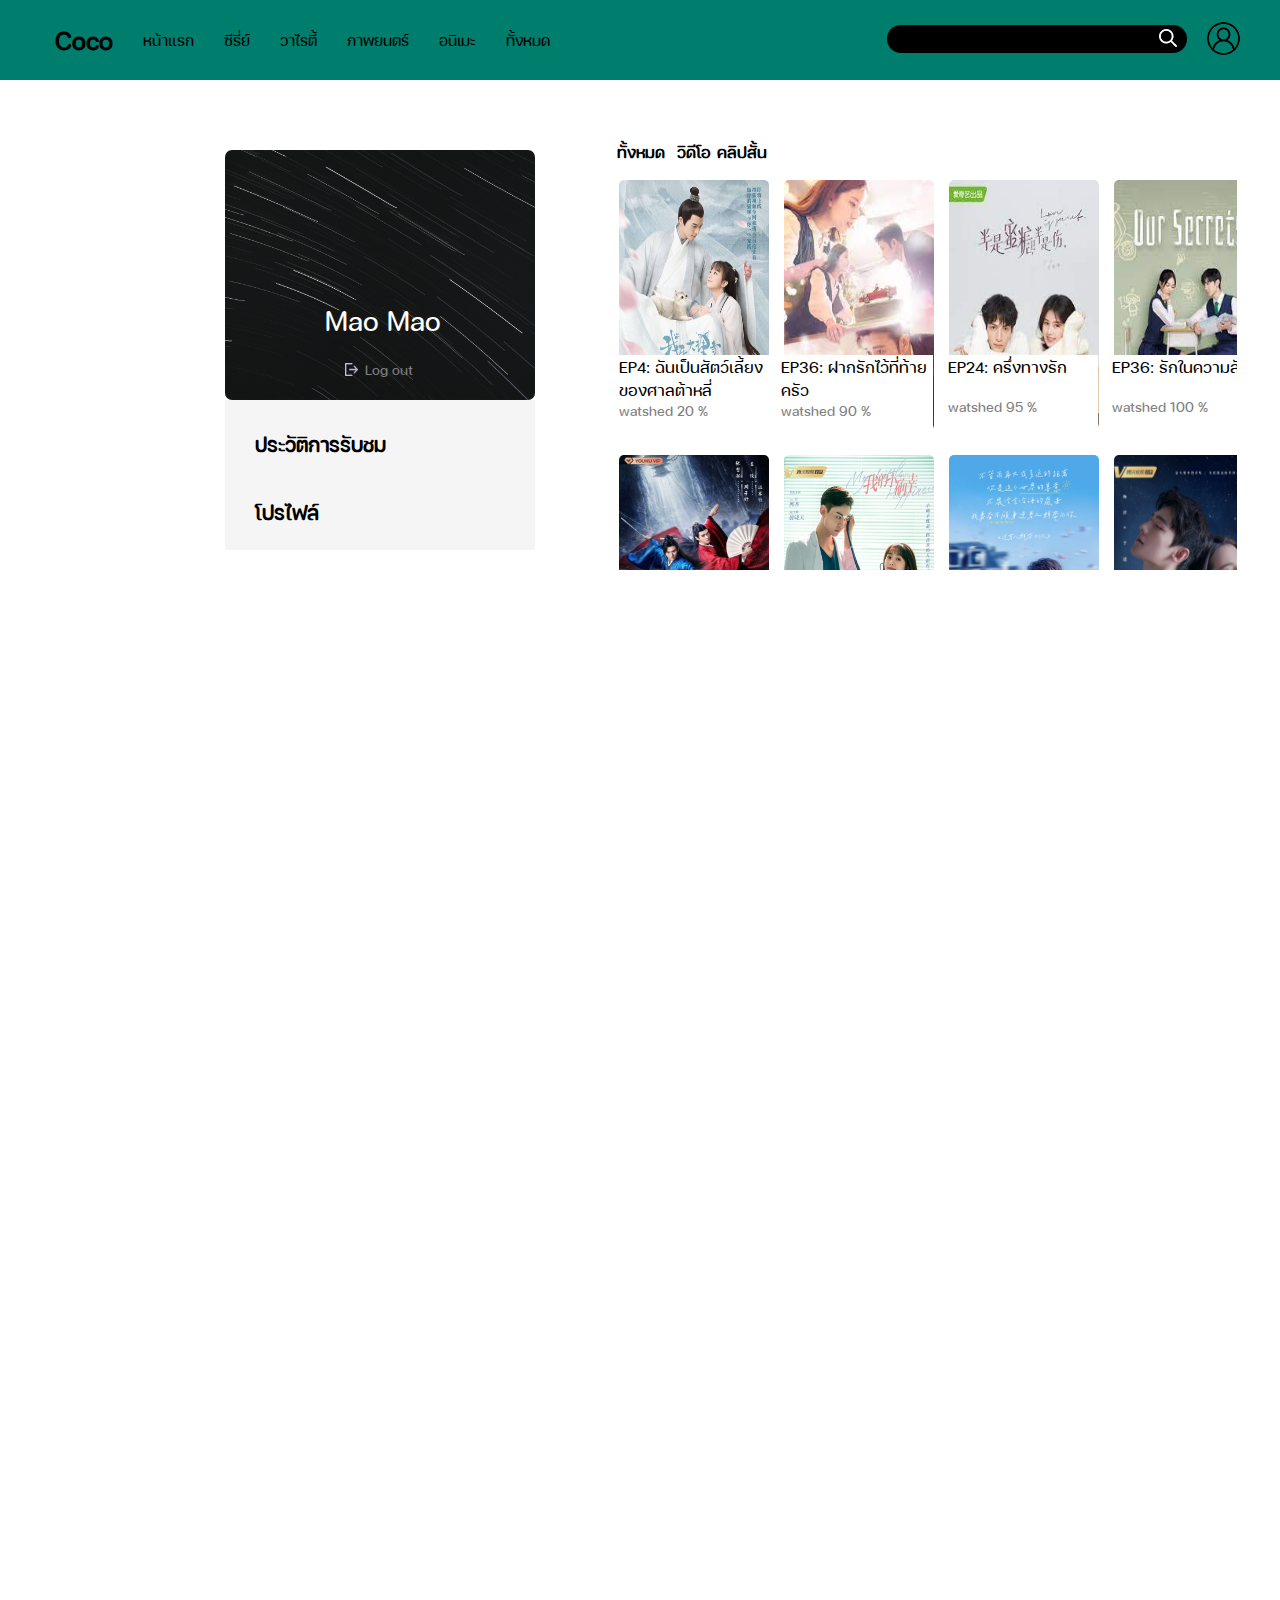
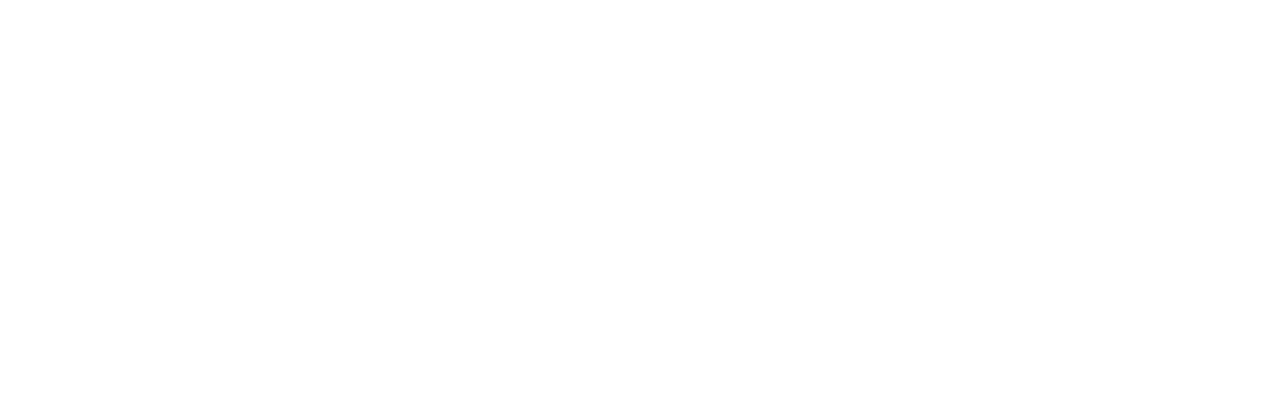
<file: page3.html>
<!DOCTYPE html>
<html lang="en">

<head>
	<meta charset="UTF-8">
	<meta name="viewport" content="width=device-width, initial-scale=1.0">
	<title>page3</title>
    <link rel="icon" type="image/x-icon" href="./img/favicon/favicon-removebg-preview.ico">
	<link rel="stylesheet" href="page3.css">
</head>

<body>
	<nav class="nav">
        <div class="container">
            <div class="menu1">
                <h1 class="logo"><a href="/index.html">Coco</a></h1>
                <ul>
                    <li><a class="home" href="index.html">หน้าแรก</a></li>
                    <li><a class="series" href="page2.html">ซีรี่ย์</a></li>
                    <li><a class="variety" href="#">วาไรตี้</a></li>
                    <li><a class="movie" href="#">ภาพยนตร์</a></li>
                    <li><a class="anime" href="#">อนิเมะ</a></li>
                    <li><a class="total" href="#">ทั้งหมด</a></li>
                </ul>
            </div>
            <div class="menu2">
                <div class="search-box">
                    <input type="text" class="input">
                    <button class="btnSearch" type="submit">
                        <!-- <img src="img/icon/search.png" width="18px" height="18px" alt=""> -->
                        <img src="img/icon/search2.png" width="18px" height="18px" alt="">
                    </button>
                </div>
                <div class="dot">
                    <a href="page3.html"><img class="profile1" src="img/user.png" alt=""></a>
                    
                </div>
            </div>
            <div class="small">
                <div class="menu3">
                    <div class="small">
                        <h1 class="logo"><a href="/index.html">Coco</a></h1>
                        <p class="line">|</p>
                        <div class="btnSearch2">
                            <!-- <img class="search" src="img/icon/magnifying-glass.png" width="22px" height="22px" alt=""> -->
                            <img class="search" src="img/icon/magnifying-glass2.png" width="22px" height="22px" alt="">
                            
                        </div>
                        <p class="input">Input content or names</p>
                        <p class="btnVip">+VIP</p>
                    </div>
                </div>
                <div class="menu4">
                    <div class="text1"><a href="#"><p class="module_title">ซีรี่ย์จีน</p></a></div>
                    <div class="text2"><a href="#"><p class="module_title">ซีรี่ย์เกาหลี</p></a></div>
                    <div class="text3"><a href="#"><p class="module_title">ละครไทย/ภาพยนตร์</p></a></div>
                    <div class="text4"><a href="#"><p class="module_title">ซีรี่ย์ฝรั่ง</p></a></div>
                </div>
            </div>
            <div class="mainBottom">
                <div class="menuIcon">
                    <div class="btnHome" >
                      <a hraf="index.html">
                        <img src="img/icon/homepage.png" width="23px" height="23px" alt="" >
                        <p>Home</p>
                      </a>
                    </div>
                    <div class="btnExplore">
                        <img src="img/icon/explore.png" width="23px" height="23px" alt="">
                        <p>Explore</p>
                    </div>
                    <div class="btnUser">
                      <a href="page3.html">
                        <img src="img/icon/user.png" width="23px" height="23px" alt="">
                        <p>Account</p>
                      </a>
                    </div>
                </div>
            </div>

        </div>

  </nav>

  <!-- ลองใช้แท็ก iframe -->
  <div class="web">
        <div class="structure1">
            <div class="front">
                <img class="self" src="img-page3/bg1.jpg" width="310" height="250" >
                <img class="img-p" src="img-page3/profile.png" width="100">
                <p class="name">Mao Mao</p>
                <p class="logout-text"><a href="#">Log out</a></p>
                <img class="logout" src="img-page3/lg.png" width="13px">
                <div class="block-self"> 
                    <div id="para1"><a href="#"><b>ประวัติการรับชม</b></a></div>
                    <div id="para2"><a href="#" ><b>โปรไฟล์</b></a></div>
                </div>
            </div>
        </div>
        <div class="structure2">
            <div class="header">
                <a href="#" id="header1"><b>ทั้งหมด</b></a>
                <a href="#" id="header2"><b>วิดีโอ</b></a>
                <a href="#" id="header3"><b>คลิปสั้น</b></a>
            </div>
            <div class="history">
                <div>
                    <div class="group-movie">
                        <div id="img-para1">
                            <img class="image" src="img-page3/c1.jpg">&#160;&#160;
                            <img class="image" src="img-page3/c2.jpg">&#160;&#160;
                            <img class="image" src="img-page3/c3.jpg">&#160;&#160;
                            <img class="image" src="img-page3/c4.jpg">&#160;&#160;
                        </div>
                        <div id="img-para2">
                            <img class="image" id="img2" src="img-page3/c5.jpg">&#160;&#160;
                            <img class="image" id="img2" src="img-page3/c6.jpg">&#160;&#160;
                            <img class="image" id="img2" src="img-page3/c7.jpg">&#160;&#160;
                            <img class="image" id="img2" src="img-page3/c8.jpg">&#160;&#160;
                        </div>
                        <div class="block-image">
                            <div class="block-title1" >
                                <div class="title-movie">
                                    EP4: ฉันเป็นสัตว์เลี้ยงของศาลต้าหลี่
                                    <div class="watshed">
                                        watshed 20 %
                                    </div>
                                </div>
                            </div>
                            <div class="block-title2">
                                <div class="title-movie">
                                    EP36: ฝากรักไว้ที่ท้ายครัว
                                    <div class="watshed">
                                        watshed 90 %
                                    </div>
                                </div>
                            </div>
                            <div class="block-title3">
                                <div class="title-movie">
                                    EP24: ครึ่งทางรัก 
                                    <div class="watshed">
                                        <br>watshed 95 %
                                    </div>
                                </div>
                            </div>
                            <div class="block-title4">
                                <div class="title-movie">
                                    EP36: รักในความลับ 
                                    <div class="watshed">
                                        <br> watshed 100 %                            </div>
                                </div>
                            </div>
                            <div class="block-title5">
                                <div class="title-movie">
                                    EP24: นักรบพเนจรสุดของฟ้า
                                    <div class="watshed">
                                        watshed 100 %
                                    </div>
                                </div>
                            </div>
                            <div class="block-title6">
                                <div class="title-movie">
                                    EP36: สุขเล็กที่เรียกว่าเธอ
                                    <div class="watshed"> 
                                        watshed 100 %                               
                                    </div>
                                </div>
                            </div>
                            <div class="block-title7">
                                <div class="title-movie">
                                    EP40: รักยิ้มของเธอ 
                                    <div class="watshed">
                                        <br>watshed 100 %
                                    </div>
                                </div>
                            </div>
                            <div class="block-title8">
                                <div class="title-movie">
                                    EP24: ดุจดวงดาวเกียรติยศ
                                    <div class="watshed">
                                        watshed 100 %
                                    </div>
                                </div>
                            </div>
                        </div>
                    </div>
                </div> 
            </div>
        </div> 
        <div class="mobile" >
            <div class="mainBottom">
                <div class="menuIcon">
                    <div class="btnHome" >
                      <a href="index.html">
                        <img src="img/icon/homepage.png" width="23px" height="23px" alt="" >
                        <p>Home</p>
                      </a>
                    </div>
                    <div class="btnExplore">
                        <img src="img/icon/explore.png" width="23px" height="23px" alt="">
                        <p>Explore</p>
                    </div>
                    <div class="btnUser">
                      <a href="page3.html">
                        <img src="img/icon/user.png" width="23px" height="23px" alt="">
                        <p>Account</p>
                      </a>
                    </div>
                </div>
            </div>
            <div class="vip-block">
                <div class="vip-text">
                    <p class="vip-text1"><b>สมัครสมาชิก VIP</b></p>
                    <p class="vip-text2">สมัคร VIP ดูซีรีย์ก่อนใครเริ่มต้นที่ 59บาท/เดือน</p>
                </div>
            </div>
            <div class="score">
                <div class="work" >
                    <p id="black">0</p> ผลงาน
                </div>
                <div class="follow">
                    <p id="black">0</p> ติดตาม
                </div>
                <div class="fc">
                    <p id="black">0</p> แฟนคลับ
                </div>
            </div>
            <div class="text" >
                <div class="hist">
                    <p><b>ประวัติการรับชม</b></p>
                </div> 
                <div class="download">
                    <p><b>ดาวน์โหลด</b></p>
                </div>
                <div class="list">
                    <p><b>รายการและการจองของฉัน</b></p>
                </div>
                <div class="help">
                    <p><b>ความช่วยเหลือและคำติชม</b></p>
                </div>
                <div class="set">
                    <p><b>ตั้งค่า</b></p><br><br><br>
                </div>
                
            </div>
            <div class="movie-hist">
                <div class="image-hist">
                    <img class="img-hist" src="img-page3/c1.jpg"> &#160;&#160;&#160;
                    <img class="img-hist" src="img-page3/c2.jpg"> &#160;&#160;&#160;
                    <img class="img-hist" src="img-page3/c3.jpg"> &#160;&#160;&#160;
                    <img class="img-hist" src="img-page3/c4.jpg"> &#160;&#160;&#160;
                </div>
                <div class="block-hist">
                    <div class="block-hist1">
                        EP:4 ฉันเป็นสัตว์เลี้ยงของศาลต้าหลี่
                    </div>
                    <div class="block-hist2">
                        EP:36 ฝากรักไว้ที่ท้ายครัว
                    </div>
                    <div class="block-hist3">
                        EP:24 ครึ่งทางรัก
                    </div>
                    <div class="block-hist4">
                        EP:36 รักในความลับ
                    </div>
                </div>
            </div>
            <div class="movie-list">
                <div class="image-list">
                    <img class="img-list" src="img-page3/c9.jpg"> &#160;&#160;&#160;
                    <img class="img-list" src="img-page3/c10.jpg"> &#160;&#160;&#160;
                    <img class="img-list" src="img-page3/c11.jpg"> &#160;&#160;&#160;
                    <img class="img-list" src="img-page3/c12.jpg"> &#160;&#160;&#160;
                </div>
                <div class="block-list">
                    <div class="block-list1">
                        นักรบพเนจรสุดขอบฟ้า
                    </div>
                    <div class="block-list2">
                        องครักษ์เสื้อแพร
                    </div>
                    <div class="block-list3">
                        อุ่นไอในใจเธอ
                    </div>
                    <div class="block-list4">
                        ก็บอสไง แล้วไงล่ะ
                    </div>
                </div>
            </div>
        </div>
    </div>
</body>
</html>
</file>
<file: page3.css>
*{
    box-sizing: border-box;
    margin: 0;
    padding: 0;
}

body {
    /*padding-bottom: 50px; /* ทำให้มีระยะห่างด้านล่างของตัว body */
    font-family: FcFont; /* ชื่อของ font */
    overflow-x: hidden;
    overflow-y: hidden;
}

@font-face {
    font-family: Lulu;
    src: url(fonts/Lulu.ttf);
}
@font-face {
    font-family: FcFont;
    src: url(fonts/FC\ Subject\ Rounded\ Regular\ [Non-commercial\ use].ttf);
}

@media screen and (max-width: 1280px){
    .container {
        width: 992px;
    }
}
@media screen and (max-width: 1549px){
    .container{
        width: 1200px;
    }
}
@media screen and (max-width: 1789px){
    .container{
        width: 1501px;
    }
}

@media screen and (max-width: 480px){
    .nav2{
        display: none;
    }
    
}

.nav {
    position: fixed;
    background-color: rgb(0, 126, 109);
    top: 0;
    left: 0;
    right: 0;
    height: 80px;
    font-size: 14px;
    z-index: 9;
  
}

.container {
    display: flex;
    flex-direction: row;
    justify-content: space-between;
    align-items: center;
    font-family: FcFont;
    max-width: 1200px; 
    margin: 0 auto; 
}

.nav .container {
    display: flex; 
    justify-content: space-between;
    align-items: center; 
    padding: 15px 0; 
  
}

.menu1{
    display: flex;
    /* flex-direction: row; */
    align-items: center;
    flex-wrap: nowrap;
    /* overflow: hidden; */
}

.nav .menu1 ul {
    display: flex; 
    list-style-type: none; 
    align-items: center; 
    margin: auto;
    font-size: 15px;
}

.nav .menu1 a {
    /* color: #fff;  */
    color: #000;
    text-decoration: none; 
    padding: 2px 15px;
  
}
.logo{
    font-size: 25px;
}

.nav .menu2 {
    display: flex;
    align-items: center;
    justify-content: center;
}

.search-box{
    position: relative;
    height: 50px;
    padding: 10px 0;
}

.search-box .input{
    /* background-color: gray; */
    background-color: #000;
    font-family: FcFont;
    color: #fff;
    border: 0;
    font-size: 18px;
    height: 28px;
    width: 300px;
    border-radius: 25px;
    padding: 3px 10px 3px;

}

.btnSearch{
    /* background-color: gray; */
    background-color: #000;
    border: 0;
    /* cursor: pointer; */
    font-size: 24px;
    position: absolute;
    right: 10px;
    border-radius: 25px;
    
}
.profile1{
    height: 33px;
    width: 33px;
    /* background-color: #fff; */
    border-radius: 50%;
    margin-left: 20px;
}

.small{
  display: none;
}
.menu4{
  display: none;
}
.mainBottom{
  display: none;
}

.web{
  height: 2000px;
}

.structure1 {
    position: relative;
    top: 150px;
    left: 225px;
}
.structure2 {
    position: relative;
    top: -230px;
    left: 437px;
}
a {
    text-decoration-line: none;
}

.logout-text a{
  color: grey;
}

.name {
    position: absolute;
    font-size: 28px;
    color: white;
    top: 150px;
    left: 100px;
}
.logout {
    position: absolute;
    text-decoration-line: none;
    color: whitesmoke;
    top: 213px;
    left: 120px;
}
.logout-text {
    position: absolute;
    text-decoration-line: none;
    color: whitesmoke;
    font-size: 14px;
    top: 210px;
    left: 140px;
}
#header1 {
    position:absolute;
    text-indent: 180px;
    text-decoration-line: none;
    color: black;
    top: -30px;
}
#header2 {
    position:absolute;
    text-indent: 240px;
    text-decoration-line: none;
    color: black;
    top: -30px;
}
#header3 {
    position:absolute;
    text-indent: 280px;
    text-decoration-line: none;
    color: black;
    top: -30px;
}
.group-movie {
    position: relative;
    left: -180px;
}
.self {
    vertical-align: top;
    border-radius: 7px;
}
.image {
    width: 150px;
    height: 250px;
    border-radius: 5px;
}
#img-para1 {
    position: relative;
    left:362px;
    top: 10px;
}
#img-para2 {
    position: relative;
    left:362px;
    top: 30px;
}
.title-movie {
    font-size: 16px;
    /*text-overflow: ellipsis;*/
}
.watshed {
    font-size: 14px;
    color: grey;
}
.block-title1 {
    position: relative;
    background: white;
    width: 150px;
    height: 80px;
    margin-left: 362px;
    margin-top: -325px;
}
.block-title2 {
    position: relative;
    background: white;
    width: 152px;
    height: 80px;
    margin-left: 524px;
    margin-top: -80px;
}
.block-title3 {
    position: relative;
    background: white;
    width: 150px;
    height: 80px;
    margin-left: 691px;
    margin-top: -80px;
}
.block-title4 {
    position: relative;
    background: white;
    width: 150px;
    height: 80px;
    margin-left: 855px;
    margin-top: -80px;
}
.block-title5 {
    position: relative;
    background: white;
    width: 150px;
    height: 80px;
    margin-left: 362px;
    margin-top: 195px;
}
.block-title6 {
    position: relative;
    background: white;
    width: 150px;
    height: 80px;
    margin-left: 526px;
    margin-top: -80px;
}
.block-title7 {
    position: relative;
    background: white;
    width: 150px;
    height: 80px;
    margin-left: 691px;
    margin-top: -80px;
}
.block-title8 {
    position: relative;
    background: white;
    width: 150px;
    height: 80px;
    margin-left: 855px;
    margin-top: -80px;
}
.block-self {
    text-decoration-line: none;
    font-size: 20px;
    background-color: whitesmoke;
    width: 310px;
    height: 150px;
}
#para1 {
    padding-top: 30px;
    padding-left: 30px;
    border-bottom: 1px black;
}
#para1 a {
    color: black;
}
#para2 {
    padding-top: 40px;
    padding-left: 30px;
}
#para2 a {
    color: black;
}
.history {
    display:block;
    max-width: 800px;
    width: 800px;
    max-height: 400px;
    height: 400px;
    overflow-y: scroll;
    overflow-x: hidden;
    
}
.small{
  display: none;
}
.mainBottom{
  display: none;
}
.img-p {
    display: none;
}
.mobile {
    display: none;
}

@media (max-width : 480px) {
    body {
        overflow-x: hidden;
        width: fit-content;
    }
    .nav {
        display: none;
    }
    .block-self {
        display: none;
    }
    .logout-text {
        display: none;
    }
    .logout {
        display: none;
    }
    .header {
        display: none;
    }
    .history {
        display: none;
    }
}
@media screen and (max-width : 480px) {
    .structure1 {
        width:fit-content;
        margin-left: -45px;
    }
    .self {
        display: flex;
        width:375px;
        height: 80px;
        border-radius: 0px;
        margin-top: -140px;
        margin-left: -80px;
    }
    .name {
        display: flex;
        font-size: 23px;
        margin-top: -110px;
        margin-left: -60px;
    }
    .img-p {
        display :flex;
        margin-left: -70px;
        margin-top: -40px;
        
    }
}

@media screen and (max-width : 480px) {
    .mobile {
        display: block;
        margin-top: 50px;
        width: min-content;
    }
    .vip-block {
        width: 355px;
        height: 60px;
        background-color: tomato;
        border-radius: 10px;
        margin-top: 150px;
        margin-left: 10px;
    }
    .vip-text {
        margin-left: 10px;
        margin-top: 7px;
        line-height: 1.5;
    }
    .vip-text1 {
        font-size: 18px;
        color: white;
    }
    .vip-text2 {
        font-size: 14px;
        color: whitesmoke;
    }
    .text {
        font-size: 18px;
        margin-left: 15px;
    }
    .hist {
        margin-top: 110px;
    }
    .download {
        margin-top: 190px;
    }
    .list {
        margin-top: 30px;
    }
    .movie-list {
        display:flex;
        margin-top: 120px;
        margin-left: 15px;
        max-width: 357px;
        width:355px;
        max-height: 150px;
        height: 150px;
        overflow-y: hidden;
        overflow-x: scroll;
    }
    .movie-list::-webkit-scrollbar{
      display: none;
    }
    .image-list {
        display: flex;
    }
    .img-list {
        width: 150px;
        height: 220px;
        border-radius: 10px;
    }
    .help {
        margin-top: 180px;
    }
    .set {
        margin-top: 30px;
    }
    .blank {
        margin-top: 50px;
    }
    .block-list {
        display: flex;
        
    }
    .block-list1 {
        width: 151px;
        height: 60px;
        background-color: white;
        text-overflow: ellipsis;
        margin-left: -658px;
        margin-top: 100px;
    }
    .block-list2 {
        width: 151px;
        height: 60px;
        text-overflow: ellipsis;
        background-color: white;
        margin-top: 100px;
        margin-left: 13px;
    }
    .block-list3 {
        width: 151px;
        height: 60px;
        text-overflow: ellipsis;
        background-color: white;
        margin-top: 100px;
        margin-left: 14.5px;
    }
    .block-list4 {
        width: 151px;
        height: 60px;
        text-overflow: ellipsis;
        background-color: white;
        margin-top: 100px;
        margin-left: 13px;
    }
    .score {
        display: flex;
        color: gray;
        margin-left: 115px;
        margin-top: -120px;
   }    
   #black {
       color: black;
   }
    .work {
        width: 80px;
        height: 40px;
        background-color: white;
        text-align: center;
    }
    .follow {
        width: 80px;
        height: 40px;
        background-color: white;
        text-align: center;
    }
    .fc {
        width: 80px;
        height: 40px;
        background-color: white;
        text-align: center;
    }
    .movie-hist {
        display:flex;
        margin-top: -590px;
        margin-left: 15px;
        max-width: 357px;
        width:355px;
        max-height: 150px;
        height: 150px;
        overflow-y: hidden;
        overflow-x: scroll;
    }
    .movie-hist::-webkit-scrollbar {
      display:none;
    }
    .image-hist {
        display: flex;
    }
    .img-hist {
        width: 150px;
        height: 220px;
        border-radius: 10px;
    }
    .block-hist {
        display: flex;
        position:relative;
    }
    .block-hist1 {
        width: 151px;
        height: 60px;
        background-color: white;
        text-overflow: ellipsis;
        margin-left: -658px;
        margin-top: 100px;
    }
    .block-hist2 {
        width: 151px;
        height: 60px;
        text-overflow: ellipsis;
        background-color: white;
        margin-top: 100px;
        margin-left: 13px;
    }
    .block-hist3 {
        width: 151px;
        height: 60px;
        text-overflow: ellipsis;
        background-color: white;
        margin-top: 100px;
        margin-left: 14px;
    }
    .block-hist4 {
        width: 151px;
        height: 60px;
        text-overflow: ellipsis;
        background-color: white;
        margin-top: 100px;
        margin-left: 13.5px;
    }
    
    .mainBottom{
        display: flex;
        overflow: hidden;
        background-color: rgb(0, 126, 109); 
        /*เหมือนแบบสีพื้นหลังจะคุม content ด้านในแบบติดเลย*/
        position: fixed; 
        bottom: 0;
        width: 100%;
    }
    .menuIcon div{
        float:  left;
        display: block;
        color: #000;
        text-align: center;
        padding: 5px 16px;
        text-decoration: none;
        font-size: 13px;
    }

    .btnHome{
        margin-left: 70px;
    }
    .btnExplore{
        margin-left: 10px;
    }
    .btnUser a{
      color:black;
    }
    .btnHome a{
      color: black;
    }
}
</file>
